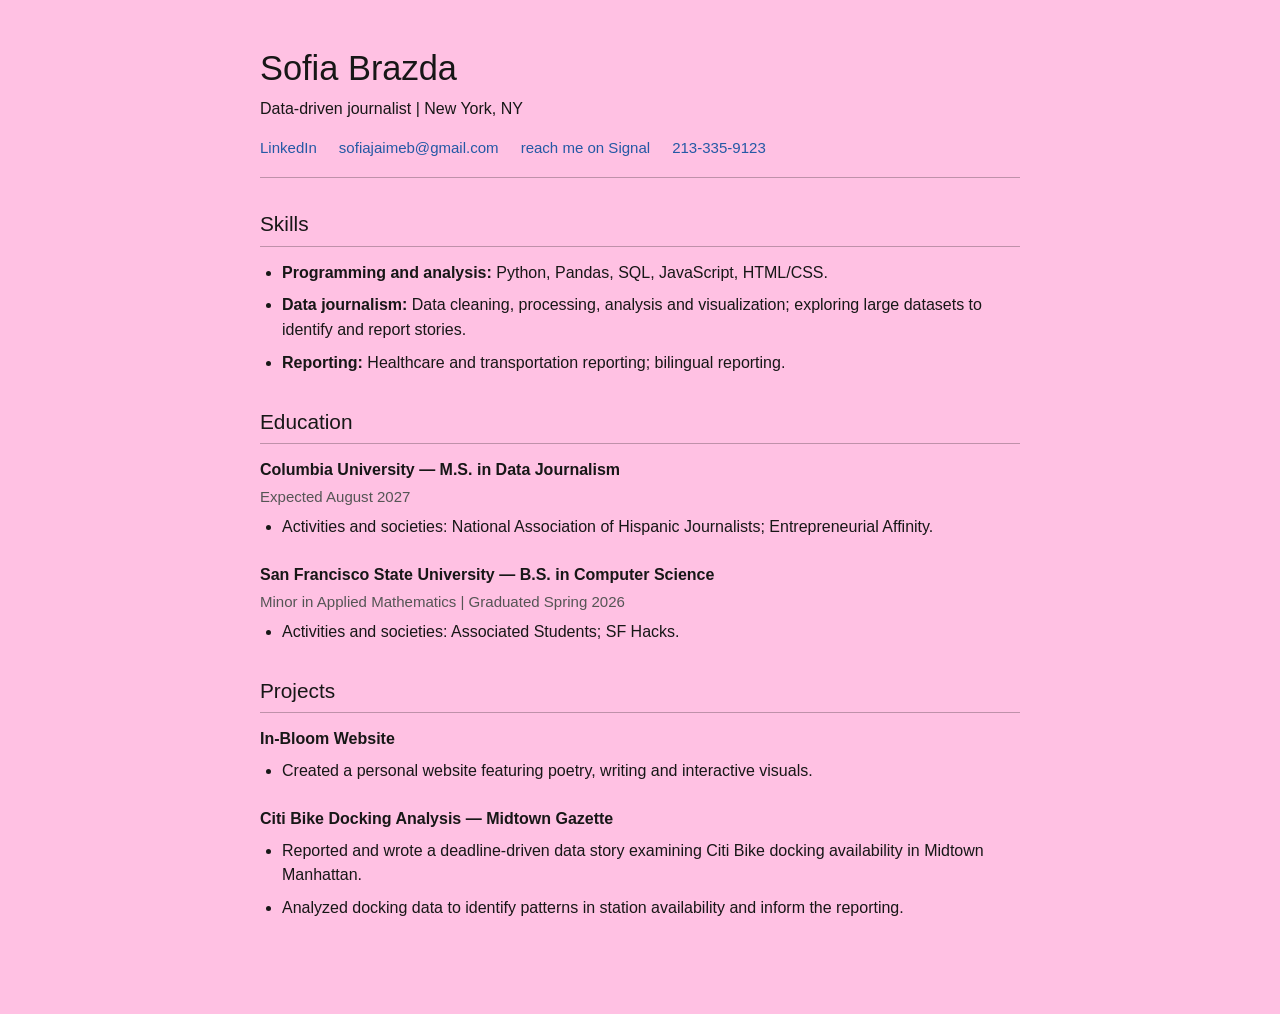
<file: cv.html>
<!DOCTYPE html>
<html lang="en">
<head>
  <meta charset="UTF-8" />
  <meta name="viewport" content="width=device-width, initial-scale=1.0" />
  <meta name="description" content="Sofia Brazda" />
  <title>Sofia Brazda | CV</title>
  <style>
    :root { --pink: #ffc1e3; --ink: #171717; --muted: #555; --link: #2459a5; }
    * { box-sizing: border-box; }
    body { margin: 0; padding: 42px 22px 70px; background: var(--pink); color: var(--ink); font-family: Helvetica, Arial, sans-serif; line-height: 1.55; }
    .cv-container { max-width: 760px; margin: 0 auto; }
    h1 { font-size: 2.15rem; font-weight: 400; margin: 0 0 2px; }
    .subtitle { margin: 0 0 14px; }
    .contact-line { display: flex; flex-wrap: wrap; gap: 6px 22px; padding-bottom: 18px; border-bottom: 1px solid rgba(0,0,0,.25); font-size: .94rem; }
    a { color: var(--link); text-decoration: none; overflow-wrap: anywhere; }
    a:hover, a:focus-visible { text-decoration: underline; }
    h2 { font-size: 1.3rem; font-weight: 400; border-bottom: 1px solid rgba(0,0,0,.25); padding-bottom: 5px; margin: 30px 0 14px; }
    ul { margin: 0; padding-left: 22px; }
    li { margin-bottom: 8px; }
    .entry { margin-bottom: 23px; }
    .entry-title { font-weight: 700; }
    .entry-meta { color: var(--muted); font-size: .94rem; margin: 2px 0 7px; }
    .entry ul { margin-top: 7px; }
    @media (max-width: 560px) { body { padding: 26px 18px 50px; } h1 { font-size: 1.9rem; } .contact-line { display: block; } .contact-line > * { display: block; margin-bottom: 5px; } }
    @media print { body { background: white; padding: 0; } a { color: inherit; } .cv-container { max-width: none; } .entry { break-inside: avoid; } }
  </style>
</head>
<body>
  <main class="cv-container">
    <header>
      <h1>Sofia Brazda</h1>
      <p class="subtitle">Data-driven journalist | New York, NY</p>
      <div class="contact-line">
        <a href="https://www.linkedin.com/in/sofia-michael-brazda-223874275/" target="_blank" rel="noopener noreferrer">LinkedIn</a>
        <a href="mailto:sofiajaimeb@gmail.com">sofiajaimeb@gmail.com</a>
        <a href="https://signal.me/#eu/RZQQDxhLMu9IW4r1QPGst4oJxvurBH9biAbiVCvKbKoGBIho1X5NzZUiC3tJVc1Q">reach me on Signal</a>
        <a href="tel:+12133359123">213-335-9123</a>
      </div>
    </header>

    <section aria-labelledby="skills-heading">
      <h2 id="skills-heading">Skills</h2>
      <ul>
        <li><strong>Programming and analysis:</strong> Python, Pandas, SQL, JavaScript, HTML/CSS.</li>
        <li><strong>Data journalism:</strong> Data cleaning, processing, analysis and visualization; exploring large datasets to identify and report stories.</li>
        <li><strong>Reporting:</strong> Healthcare and transportation reporting; bilingual reporting.</li>
      </ul>
    </section>

    <section aria-labelledby="education-heading">
      <h2 id="education-heading">Education</h2>
      <div class="entry">
        <div class="entry-title">Columbia University — M.S. in Data Journalism</div>
        <div class="entry-meta">Expected August 2027</div>
        <ul>
          <li>Activities and societies: National Association of Hispanic Journalists; Entrepreneurial Affinity.</li>
        </ul>
      </div>
      <div class="entry">
        <div class="entry-title">San Francisco State University — B.S. in Computer Science</div>
        <div class="entry-meta">Minor in Applied Mathematics | Graduated Spring 2026</div>
        <ul>
          <li>Activities and societies: Associated Students; SF Hacks.</li>
        </ul>
      </div>
    </section>

    <section aria-labelledby="projects-heading">
      <h2 id="projects-heading">Projects</h2>
      <div class="entry">
        <div class="entry-title">In-Bloom Website</div>
        <ul>
          <li>Created a personal website featuring poetry, writing and interactive visuals.</li>
        </ul>
      </div>
      <div class="entry">
        <div class="entry-title">Citi Bike Docking Analysis — Midtown Gazette</div>
        <ul>
          <li>Reported and wrote a deadline-driven data story examining Citi Bike docking availability in Midtown Manhattan.</li>
          <li>Analyzed docking data to identify patterns in station availability and inform the reporting.</li>
        </ul>
      </div>
    </section>
  </main>
</body>
</html>
</file>
